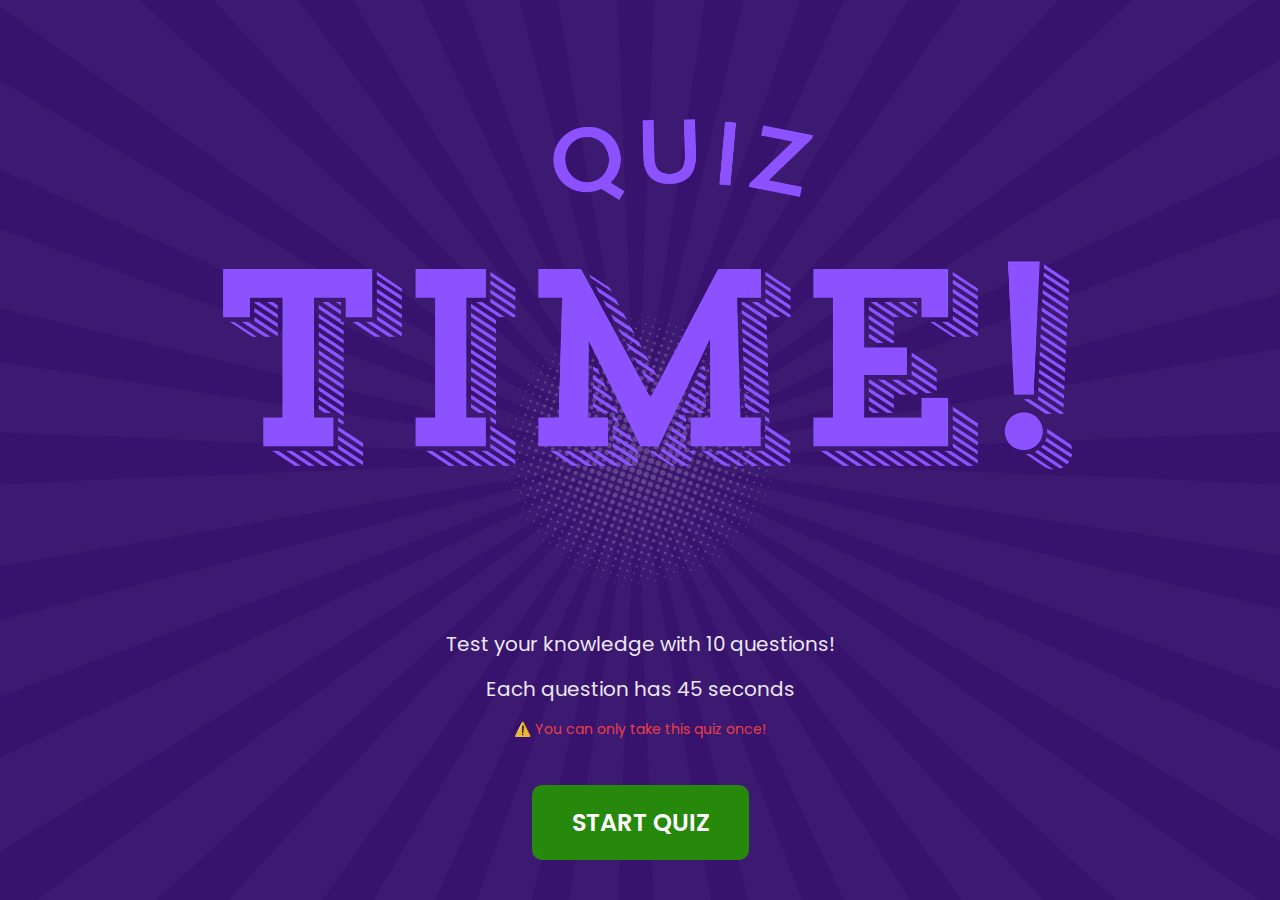
<file: index.html>
<!DOCTYPE html>
<html lang="en">
<head>
    <meta charset="UTF-8">
    <meta name="viewport" content="width=device-width, initial-scale=1.0">
    <title>Quiz Game</title>
    <link rel="preconnect" href="https://fonts.googleapis.com">
    <link rel="preconnect" href="https://fonts.gstatic.com" crossorigin>
    <link href="https://fonts.googleapis.com/css2?family=Poppins:wght@400;600;700&display=swap" rel="stylesheet">
    <link rel="stylesheet" href="style.css">
</head>
<body>
    <div class="start-screen" id="start-screen">
        <img src="img/logo.png" alt="Quiz Game" class="logo">
        <p>Test your knowledge with 10 questions!</p>
        <p>Each question has 45 seconds</p>
        <p id="warning-msg" style="color: #ff4444; font-size: 14px; margin-top: 10px;">⚠️ You can only take this quiz once!</p>
        <button class="start-btn" onclick="startGame()">START QUIZ</button>
    </div>
    
    <div class="quiz-container" id="quiz-container" style="display: none;">
        <div class="question-counter">
            <span id="current-question">1</span> / 10
        </div>
        
        <div class="timer">
            <span id="time-left">45</span>s
        </div>
        
        <div class="question-box">
            <h2 id="question-text">What is the capital of France?</h2>
        </div>
        
        <div class="answers-grid">
            <button class="answer-btn red" onclick="selectAnswer(0)">London</button>
            <button class="answer-btn blue" onclick="selectAnswer(1)">Paris</button>
            <button class="answer-btn yellow" onclick="selectAnswer(2)">Berlin</button>
            <button class="answer-btn green" onclick="selectAnswer(3)">Madrid</button>
        </div>
        
        <div class="score">
            Score: <span id="score">0</span>
        </div>
    </div>
    
    <script src="script.js"></script>
</body>
</html>
</file>
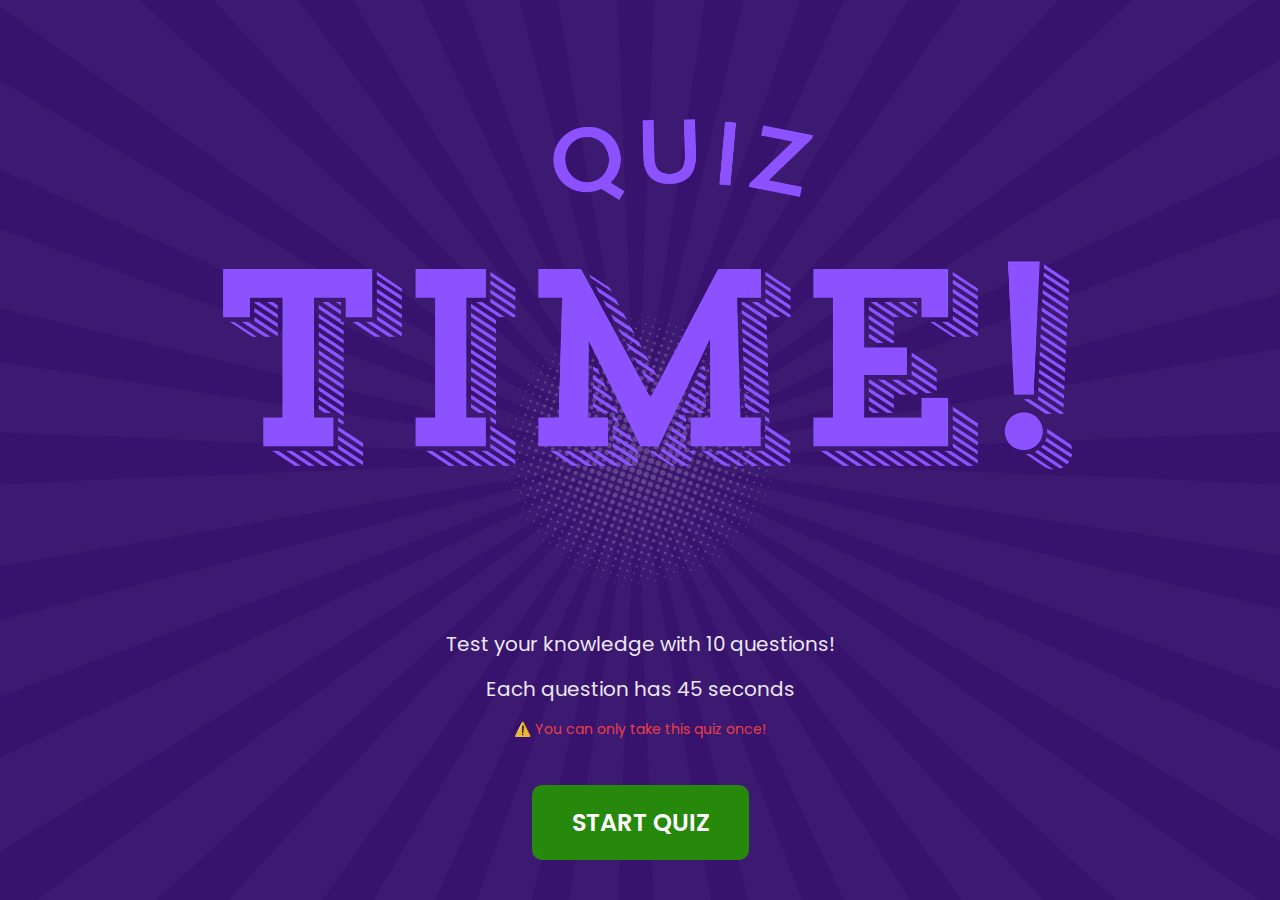
<file: quiz.html>
<!DOCTYPE html>
<html lang="en">
<head>
    <meta charset="UTF-8">
    <meta name="viewport" content="width=device-width, initial-scale=1.0">
    <title>Quiz Game</title>
    <link rel="preconnect" href="https://fonts.googleapis.com">
    <link rel="preconnect" href="https://fonts.gstatic.com" crossorigin>
    <link href="https://fonts.googleapis.com/css2?family=Poppins:wght@400;600;700&display=swap" rel="stylesheet">
    <link rel="stylesheet" href="quiz.css">
</head>
<body>
    <div class="start-screen" id="start-screen">
        <img src="img/logo.png" alt="Quiz Game" class="logo">
        <p>Test your knowledge with 10 questions!</p>
        <p>Each question has 45 seconds</p>
        <p id="warning-msg" style="color: #ff4444; font-size: 14px; margin-top: 10px;">⚠️ You can only take this quiz once!</p>
        <button class="start-btn" onclick="startGame()">START QUIZ</button>
    </div>
    
    <div class="quiz-container" id="quiz-container" style="display: none;">
        <div class="question-counter">
            <span id="current-question">1</span> / 10
        </div>
        
        <div class="timer">
            <span id="time-left">45</span>s
        </div>
        
        <div class="question-box">
            <h2 id="question-text">What is the capital of France?</h2>
        </div>
        
        <div class="answers-grid">
            <button class="answer-btn red" onclick="selectAnswer(0)">London</button>
            <button class="answer-btn blue" onclick="selectAnswer(1)">Paris</button>
            <button class="answer-btn yellow" onclick="selectAnswer(2)">Berlin</button>
            <button class="answer-btn green" onclick="selectAnswer(3)">Madrid</button>
        </div>
        
        <div class="score">
            Score: <span id="score">0</span>
        </div>
    </div>
    
    <script src="quiz.js"></script>
</body>
</html>
</file>
<file: style.css>
* {
    margin: 0;
    padding: 0;
    box-sizing: border-box;
}

body {
    font-family: 'Poppins', sans-serif;
    background: url('img/background-img.png') center/cover no-repeat;
    color: white;
    min-height: 100vh;
    display: flex;
    align-items: center;
    justify-content: center;
    position: relative;
    overflow-x: hidden;
    padding: 10px;
}

.question-counter {
    font-size: 24px;
    margin-bottom: 30px;
    transition: all 0.3s ease;
}

.question-box h2 {
    font-size: 28px;
    transition: all 0.3s ease;
}

.answer-btn {
    padding: 30px;
    font-size: 20px;
    font-weight: bold;
    border: 3px solid #333;
    border-radius: 15px;
    cursor: pointer;
    color: white;
    transition: all 0.3s ease;
    transform: scale(1);
    font-family: 'Poppins', sans-serif;
    box-shadow: 10px 10px 0 rgba(0,0,0,0.3);
}

.red { background: #e21b3c; }
.blue { background: #1368ce; }
.yellow { background: #d89e00; }
.green { background: #26890c; }

.answer-btn:hover {
    transform: scale(1.05);
    box-shadow: 0 8px 20px rgba(0,0,0,0.3);
    filter: brightness(1.2);
}

.answer-btn.selected {
    filter: brightness(0.7);
    transform: scale(0.95);
}

.quiz-container {
    width: 90%;
    max-width: 800px;
    text-align: center;
    opacity: 1;
    transition: opacity 0.5s ease;
}

.fade-out {
    opacity: 0;
}

.question-box {
    background: white;
    color: #333;
    padding: 40px;
    border-radius: 15px;
    margin-bottom: 40px;
    transition: transform 0.3s ease;
    box-shadow: 10px 10px 0 rgba(0,0,0,0.3);
    border: 3px solid #333;
}

.answers-grid {
    display: grid;
    grid-template-columns: 1fr 1fr;
    gap: 20px;
    margin-bottom: 30px;
    transition: transform 0.3s ease;
}

.score {
    font-size: 24px;
    font-weight: bold;
}

.timer {
    font-size: 32px;
    font-weight: bold;
    color: #fff;
    margin-bottom: 20px;
    padding: 15px 30px;
    background: rgba(255,255,255,0.1);
    border-radius: 50px;
    display: inline-block;
    transition: all 0.3s ease;
}

.timer.warning {
    color: #ff4444;
    background: rgba(255,68,68,0.2);
    animation: urgentPulse 0.5s infinite;
}

@keyframes urgentPulse {
    0% { transform: scale(1); filter: brightness(1); }
    25% { transform: scale(1.1); filter: brightness(0.7); }
    50% { transform: scale(1.15); filter: brightness(0.5); }
    75% { transform: scale(1.1); filter: brightness(0.7); }
    100% { transform: scale(1); filter: brightness(1); }
}

.start-screen {
    text-align: center;
    color: white;
}

.logo {
    max-width: 1000px;
    width: 100%;
    height: auto;
    margin-bottom: 20px;
}

.start-screen p {
    font-size: 20px;
    margin-bottom: 15px;
    opacity: 0.9;
}

.start-btn {
    padding: 20px 40px;
    font-size: 24px;
    font-weight: 600;
    background: #26890c;
    color: white;
    border: none;
    border-radius: 10px;
    cursor: pointer;
    margin-top: 30px;
    transition: all 0.3s ease;
    font-family: 'Poppins', sans-serif;
}

.start-btn:hover {
    background: #1e6b09;
    transform: scale(1.05);
    box-shadow: 0 8px 20px rgba(0,0,0,0.3);
}

@media (max-width: 480px) {
    .quiz-container {
        width: 95%;
        padding: 10px;
    }
    
    .logo {
        max-width: 300px;
    }
    
    .start-screen p {
        font-size: 16px;
    }
    
    .start-btn {
        padding: 15px 30px;
        font-size: 18px;
    }
    
    .question-box {
        padding: 20px;
        margin-bottom: 20px;
    }
    
    .question-box h2 {
        font-size: 20px;
    }
    
    .answers-grid {
        grid-template-columns: 1fr;
        gap: 15px;
    }
    
    .answer-btn {
        padding: 20px;
        font-size: 16px;
    }
    
    .timer {
        font-size: 24px;
        padding: 10px 20px;
    }
    
    .question-counter {
        font-size: 18px;
    }
    
    .score {
        font-size: 18px;
    }
}
</file>
<file: quiz.css>
* {
    margin: 0;
    padding: 0;
    box-sizing: border-box;
}

body {
    font-family: 'Poppins', sans-serif;
    background: url('img/background-img.png') center/cover no-repeat;
    color: white;
    min-height: 100vh;
    display: flex;
    align-items: center;
    justify-content: center;
    position: relative;
    overflow-x: hidden;
    padding: 10px;
}

.question-counter {
    font-size: 24px;
    margin-bottom: 30px;
    transition: all 0.3s ease;
}

.question-box h2 {
    font-size: 28px;
    transition: all 0.3s ease;
}

.answer-btn {
    padding: 30px;
    font-size: 20px;
    font-weight: bold;
    border: 3px solid #333;
    border-radius: 15px;
    cursor: pointer;
    color: white;
    transition: all 0.3s ease;
    transform: scale(1);
    font-family: 'Poppins', sans-serif;
    box-shadow: 10px 10px 0 rgba(0,0,0,0.3);
}

.red { background: #e21b3c; }
.blue { background: #1368ce; }
.yellow { background: #d89e00; }
.green { background: #26890c; }

.answer-btn:hover {
    transform: scale(1.05);
    box-shadow: 0 8px 20px rgba(0,0,0,0.3);
    filter: brightness(1.2);
}

.answer-btn.selected {
    filter: brightness(0.7);
    transform: scale(0.95);
}

.quiz-container {
    width: 90%;
    max-width: 800px;
    text-align: center;
    opacity: 1;
    transition: opacity 0.5s ease;
}

.fade-out {
    opacity: 0;
}

.question-box {
    background: white;
    color: #333;
    padding: 40px;
    border-radius: 15px;
    margin-bottom: 40px;
    transition: transform 0.3s ease;
    box-shadow: 10px 10px 0 rgba(0,0,0,0.3);
    border: 3px solid #333;
}

.answers-grid {
    display: grid;
    grid-template-columns: 1fr 1fr;
    gap: 20px;
    margin-bottom: 30px;
    transition: transform 0.3s ease;
}

.score {
    font-size: 24px;
    font-weight: bold;
}

.timer {
    font-size: 32px;
    font-weight: bold;
    color: #fff;
    margin-bottom: 20px;
    padding: 15px 30px;
    background: rgba(255,255,255,0.1);
    border-radius: 50px;
    display: inline-block;
    transition: all 0.3s ease;
}

.timer.warning {
    color: #ff4444;
    background: rgba(255,68,68,0.2);
    animation: urgentPulse 0.5s infinite;
}

@keyframes urgentPulse {
    0% { transform: scale(1); filter: brightness(1); }
    25% { transform: scale(1.1); filter: brightness(0.7); }
    50% { transform: scale(1.15); filter: brightness(0.5); }
    75% { transform: scale(1.1); filter: brightness(0.7); }
    100% { transform: scale(1); filter: brightness(1); }
}

.start-screen {
    text-align: center;
    color: white;
}

.logo {
    max-width: 1000px;
    width: 100%;
    height: auto;
    margin-bottom: 20px;
}

.start-screen p {
    font-size: 20px;
    margin-bottom: 15px;
    opacity: 0.9;
}

.start-btn {
    padding: 20px 40px;
    font-size: 24px;
    font-weight: 600;
    background: #26890c;
    color: white;
    border: none;
    border-radius: 10px;
    cursor: pointer;
    margin-top: 30px;
    transition: all 0.3s ease;
    font-family: 'Poppins', sans-serif;
}

.start-btn:hover {
    background: #1e6b09;
    transform: scale(1.05);
    box-shadow: 0 8px 20px rgba(0,0,0,0.3);
}

@media (max-width: 480px) {
    .quiz-container {
        width: 95%;
        padding: 10px;
    }
    
    .logo {
        max-width: 300px;
    }
    
    .start-screen p {
        font-size: 16px;
    }
    
    .start-btn {
        padding: 15px 30px;
        font-size: 18px;
    }
    
    .question-box {
        padding: 20px;
        margin-bottom: 20px;
    }
    
    .question-box h2 {
        font-size: 20px;
    }
    
    .answers-grid {
        grid-template-columns: 1fr;
        gap: 15px;
    }
    
    .answer-btn {
        padding: 20px;
        font-size: 16px;
    }
    
    .timer {
        font-size: 24px;
        padding: 10px 20px;
    }
    
    .question-counter {
        font-size: 18px;
    }
    
    .score {
        font-size: 18px;
    }
}
</file>
